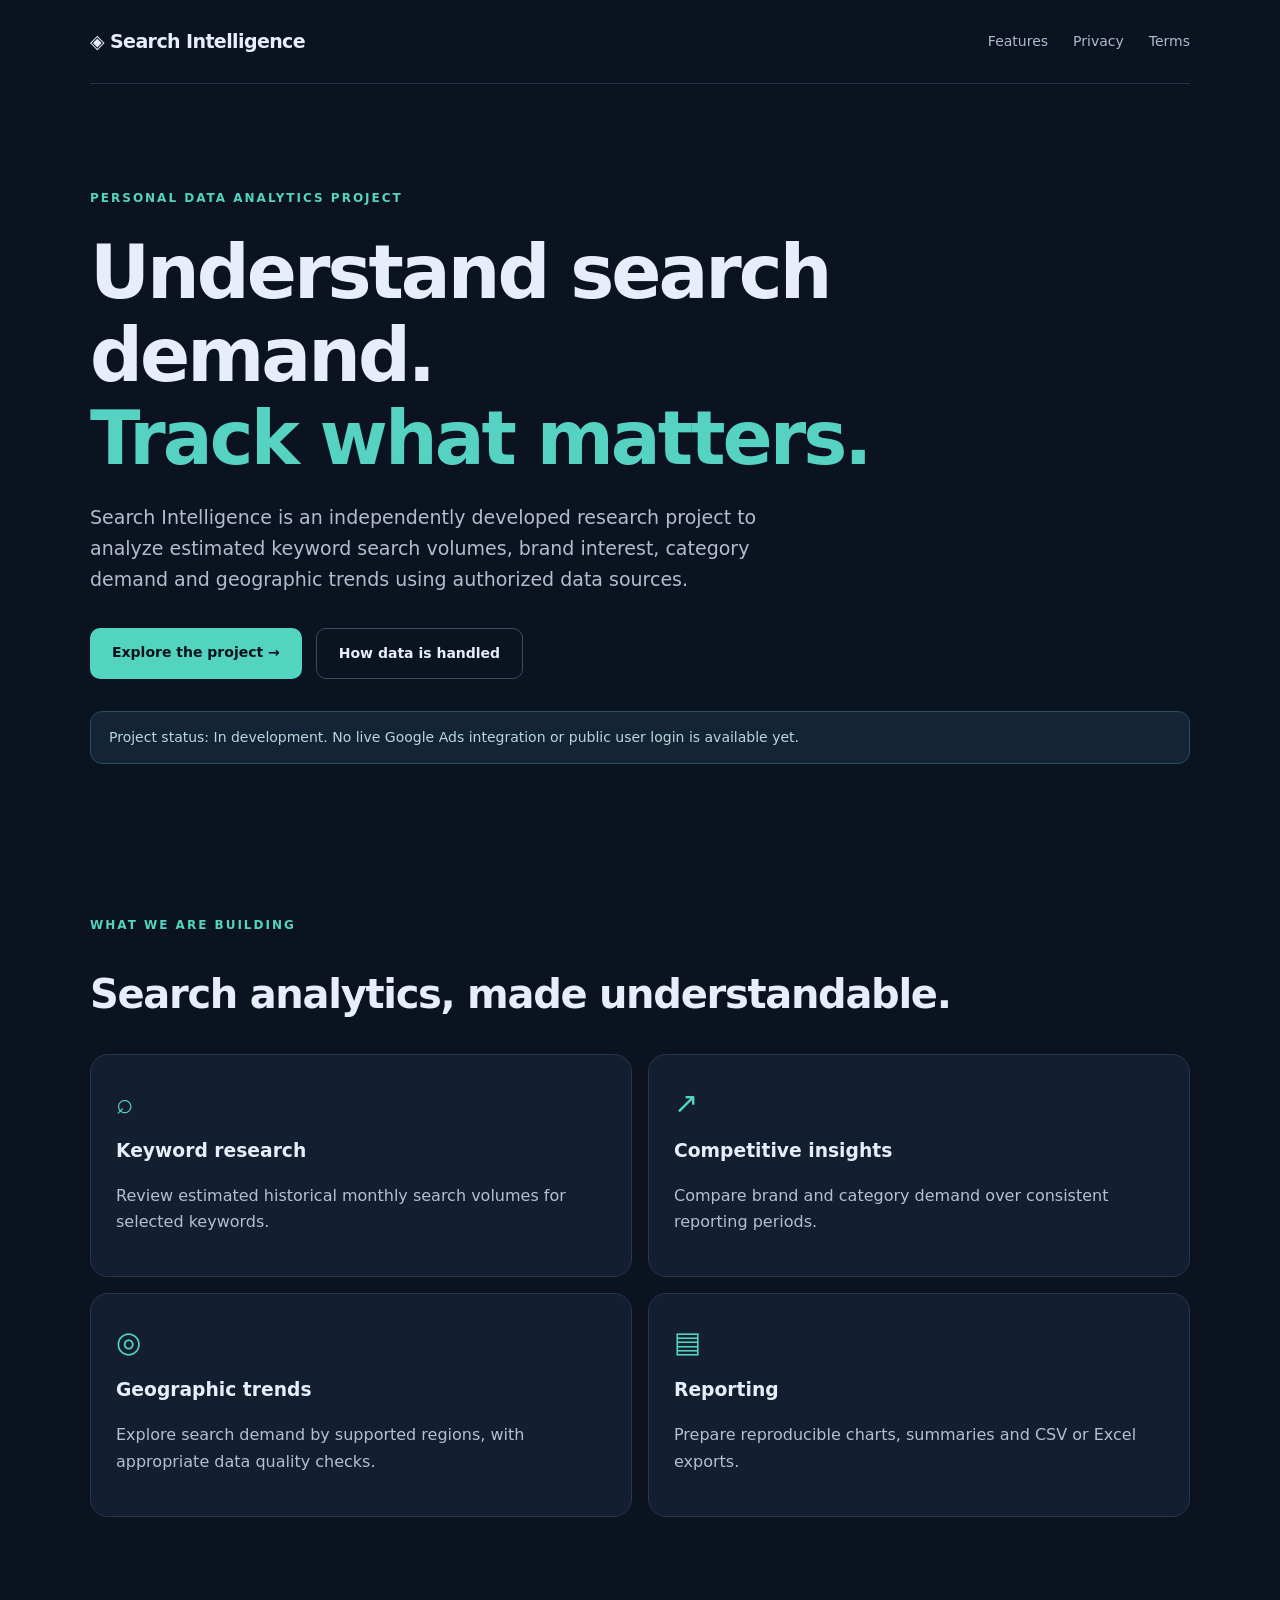
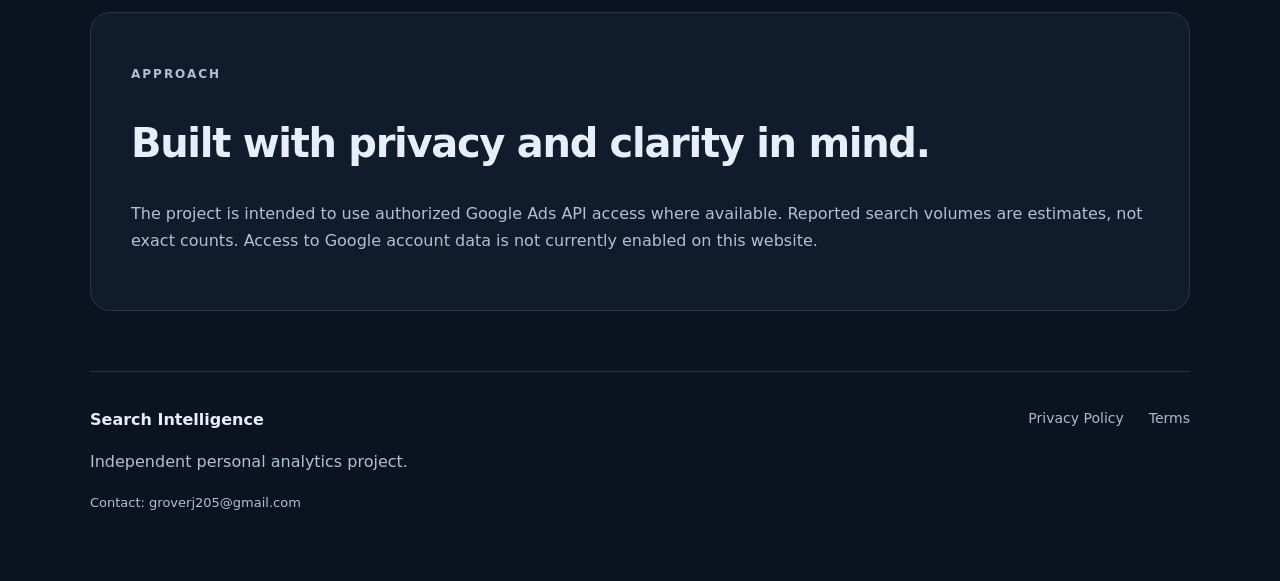
<file: index.html>
<!DOCTYPE html><html lang="en"><head><meta charset="utf-8"><meta name="viewport" content="width=device-width,initial-scale=1"><title>Search Intelligence — Keyword Analytics</title><meta name="description" content="A personal project exploring keyword search demand, category trends and competitive insights."><link rel="stylesheet" href="styles.css"></head><body><header class="nav wrap"><a class="brand" href="index.html">◈ Search Intelligence</a><nav><a href="#features">Features</a><a href="privacy.html">Privacy</a><a href="terms.html">Terms</a></nav></header><main><section class="hero wrap"><div class="eyebrow">PERSONAL DATA ANALYTICS PROJECT</div><h1>Understand search demand.<br><span>Track what matters.</span></h1><p class="lead">Search Intelligence is an independently developed research project to analyze estimated keyword search volumes, brand interest, category demand and geographic trends using authorized data sources.</p><div class="actions"><a class="primary" href="#features">Explore the project →</a><a class="secondary" href="privacy.html">How data is handled</a></div><div class="notice">Project status: In development. No live Google Ads integration or public user login is available yet.</div></section><section class="wrap section" id="features"><p class="eyebrow">WHAT WE ARE BUILDING</p><h2>Search analytics, made understandable.</h2><div class="cards"><article class="card"><div class="symbol">⌕</div><h3>Keyword research</h3><p>Review estimated historical monthly search volumes for selected keywords.</p></article><article class="card"><div class="symbol">↗</div><h3>Competitive insights</h3><p>Compare brand and category demand over consistent reporting periods.</p></article><article class="card"><div class="symbol">◎</div><h3>Geographic trends</h3><p>Explore search demand by supported regions, with appropriate data quality checks.</p></article><article class="card"><div class="symbol">▤</div><h3>Reporting</h3><p>Prepare reproducible charts, summaries and CSV or Excel exports.</p></article></div></section><section class="wrap section band"><p class="eyebrow">APPROACH</p><h2>Built with privacy and clarity in mind.</h2><p>The project is intended to use authorized Google Ads API access where available. Reported search volumes are estimates, not exact counts. Access to Google account data is not currently enabled on this website.</p></section></main><footer class="wrap footer"><div><strong>Search Intelligence</strong><p>Independent personal analytics project.</p><p class="small">Contact: <a href="mailto:groverj205@gmail.com">groverj205@gmail.com</a></p></div><div class="links"><a href="privacy.html">Privacy Policy</a><a href="terms.html">Terms</a></div></footer></body></html>
</file>
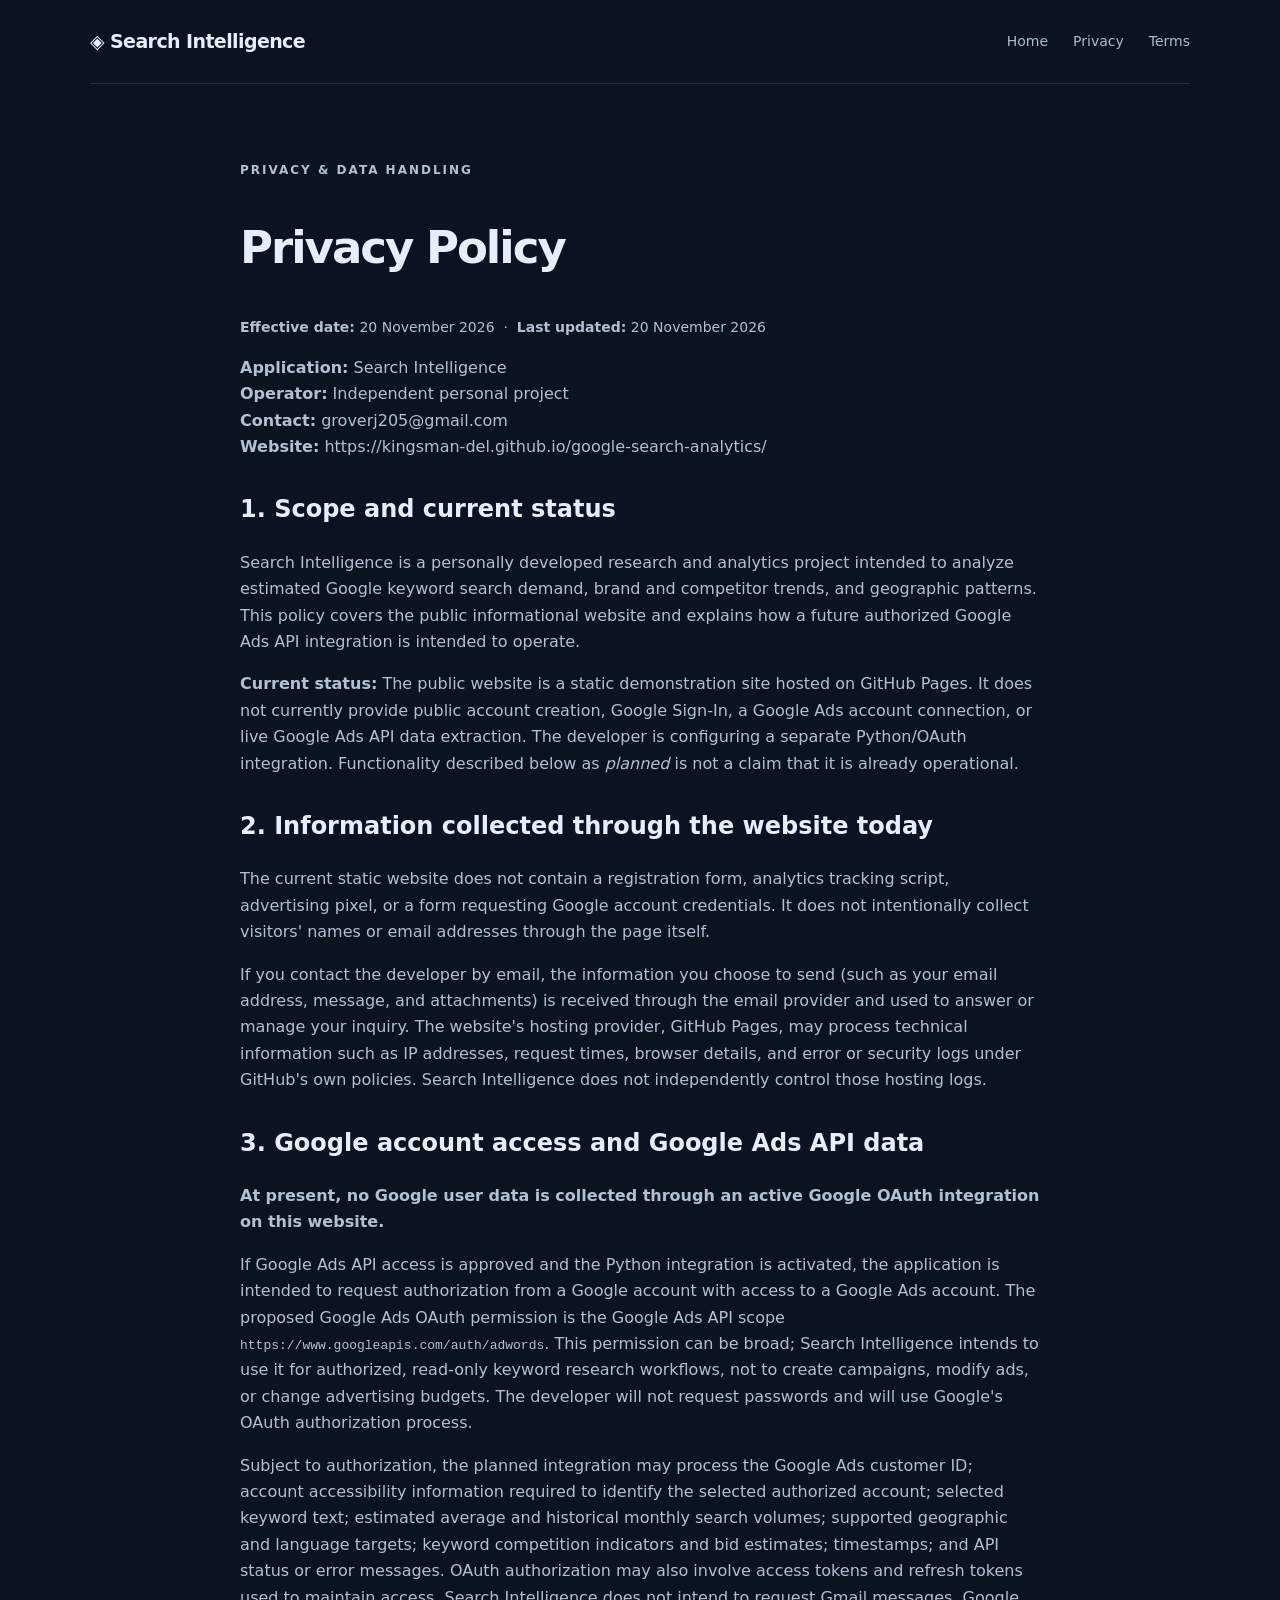
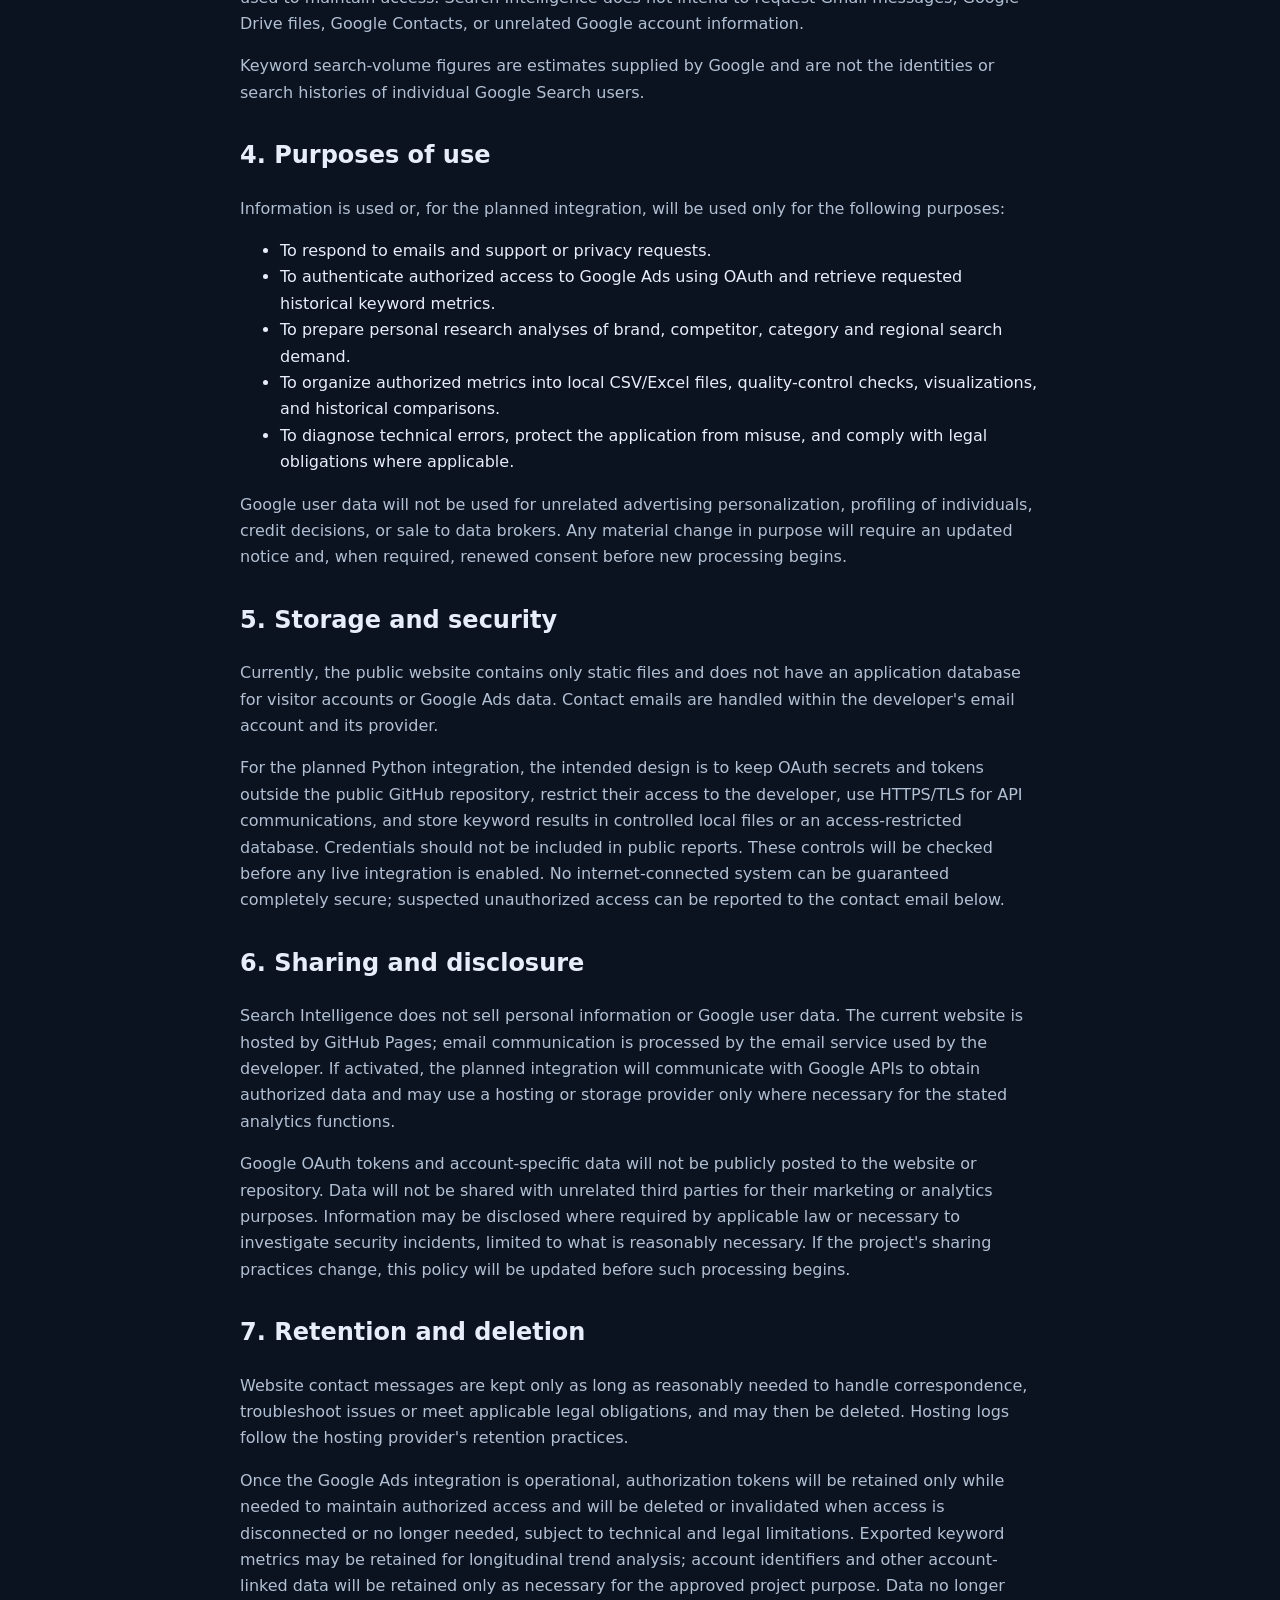
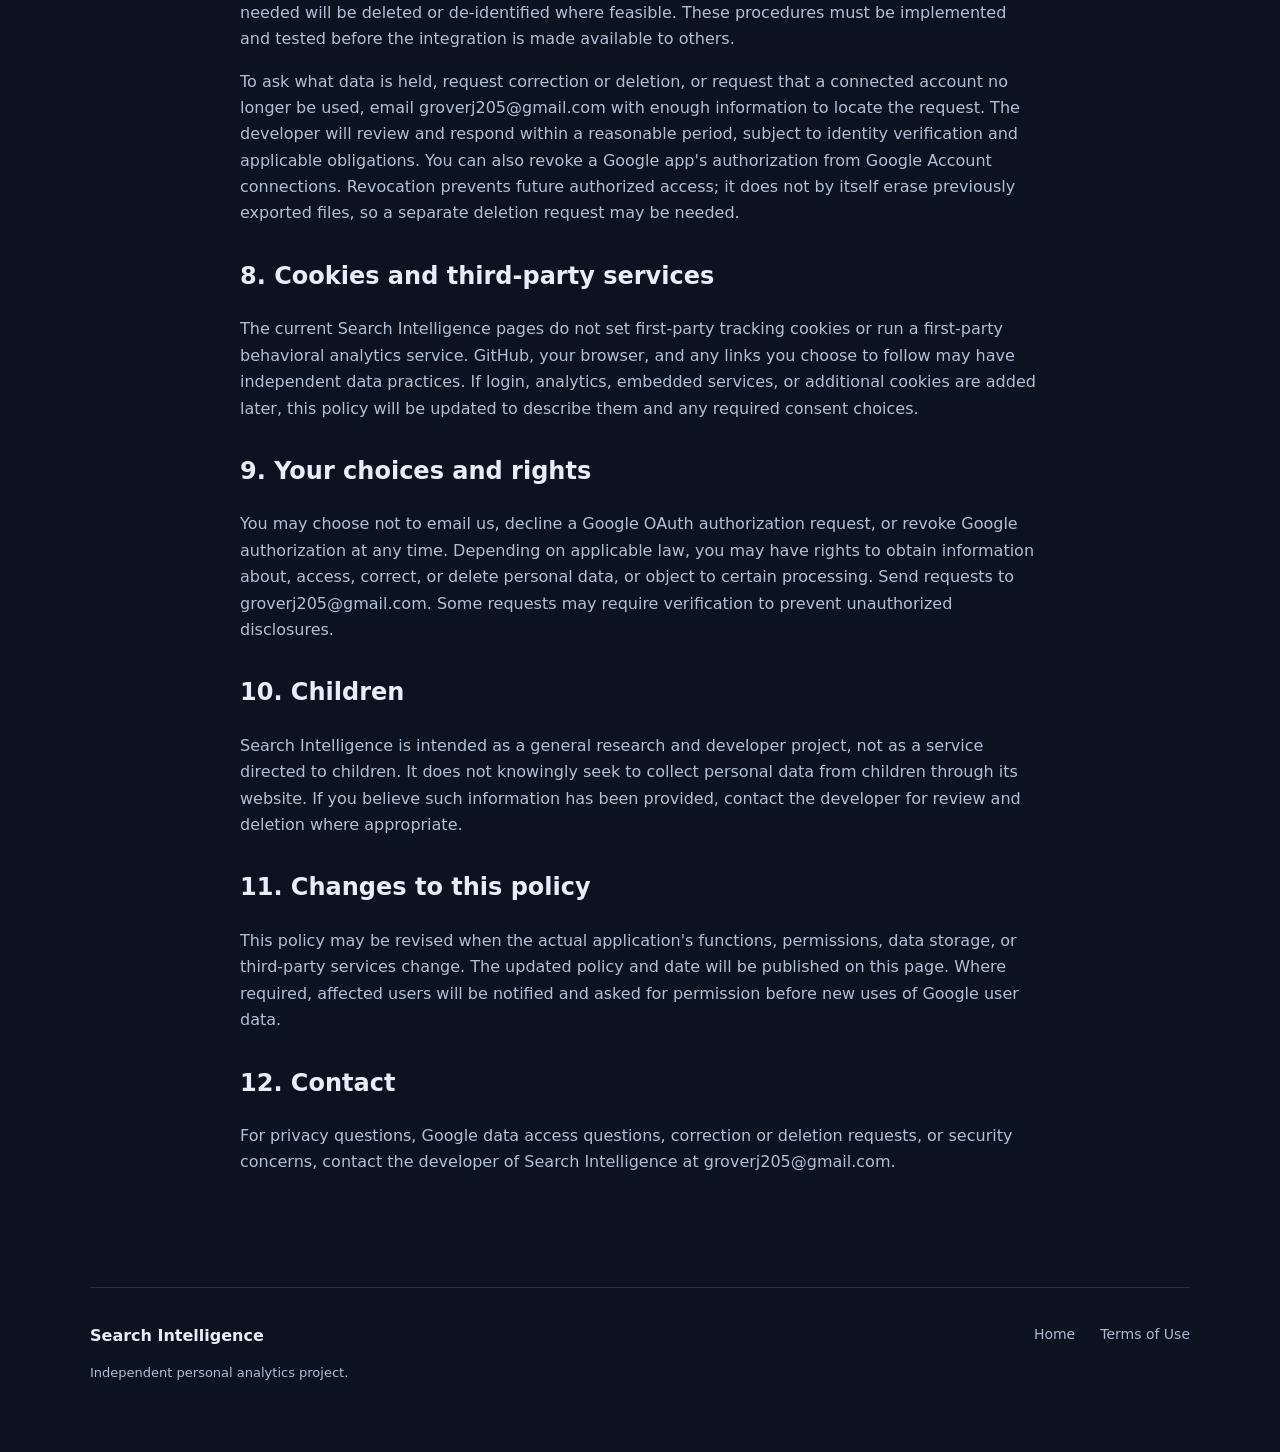
<file: privacy.html>
<!DOCTYPE html>
<html lang="en">
<head>
  <meta charset="utf-8">
  <meta name="viewport" content="width=device-width, initial-scale=1">
  <meta name="description" content="Privacy Policy for Search Intelligence, an independent keyword search analytics project, including current website data handling and proposed Google Ads API use.">
  <title>Privacy Policy — Search Intelligence</title>
  <link rel="stylesheet" href="styles.css">
</head>
<body>
  <header class="nav wrap">
    <a class="brand" href="index.html">◈ Search Intelligence</a>
    <nav><a href="index.html">Home</a><a href="privacy.html" aria-current="page">Privacy</a><a href="terms.html">Terms</a></nav>
  </header>
  <main class="wrap document">
    <p class="eyebrow">PRIVACY &amp; DATA HANDLING</p>
    <h1>Privacy Policy</h1>
    <p class="subtle"><strong>Effective date:</strong> 20 November 2026 &nbsp;·&nbsp; <strong>Last updated:</strong> 20 November 2026</p>
    <p><strong>Application:</strong> Search Intelligence<br><strong>Operator:</strong> Independent personal project<br><strong>Contact:</strong> <a href="mailto:groverj205@gmail.com">groverj205@gmail.com</a><br><strong>Website:</strong> <a href="https://kingsman-del.github.io/google-search-analytics/">https://kingsman-del.github.io/google-search-analytics/</a></p>

    <h2>1. Scope and current status</h2>
    <p>Search Intelligence is a personally developed research and analytics project intended to analyze estimated Google keyword search demand, brand and competitor trends, and geographic patterns. This policy covers the public informational website and explains how a future authorized Google Ads API integration is intended to operate.</p>
    <p><strong>Current status:</strong> The public website is a static demonstration site hosted on GitHub Pages. It does not currently provide public account creation, Google Sign-In, a Google Ads account connection, or live Google Ads API data extraction. The developer is configuring a separate Python/OAuth integration. Functionality described below as <em>planned</em> is not a claim that it is already operational.</p>

    <h2>2. Information collected through the website today</h2>
    <p>The current static website does not contain a registration form, analytics tracking script, advertising pixel, or a form requesting Google account credentials. It does not intentionally collect visitors' names or email addresses through the page itself.</p>
    <p>If you contact the developer by email, the information you choose to send (such as your email address, message, and attachments) is received through the email provider and used to answer or manage your inquiry. The website's hosting provider, GitHub Pages, may process technical information such as IP addresses, request times, browser details, and error or security logs under GitHub's own policies. Search Intelligence does not independently control those hosting logs.</p>

    <h2>3. Google account access and Google Ads API data</h2>
    <p><strong>At present, no Google user data is collected through an active Google OAuth integration on this website.</strong></p>
    <p>If Google Ads API access is approved and the Python integration is activated, the application is intended to request authorization from a Google account with access to a Google Ads account. The proposed Google Ads OAuth permission is the Google Ads API scope <code>https://www.googleapis.com/auth/adwords</code>. This permission can be broad; Search Intelligence intends to use it for authorized, read-only keyword research workflows, not to create campaigns, modify ads, or change advertising budgets. The developer will not request passwords and will use Google's OAuth authorization process.</p>
    <p>Subject to authorization, the planned integration may process the Google Ads customer ID; account accessibility information required to identify the selected authorized account; selected keyword text; estimated average and historical monthly search volumes; supported geographic and language targets; keyword competition indicators and bid estimates; timestamps; and API status or error messages. OAuth authorization may also involve access tokens and refresh tokens used to maintain access. Search Intelligence does not intend to request Gmail messages, Google Drive files, Google Contacts, or unrelated Google account information.</p>
    <p>Keyword search-volume figures are estimates supplied by Google and are not the identities or search histories of individual Google Search users.</p>

    <h2>4. Purposes of use</h2>
    <p>Information is used or, for the planned integration, will be used only for the following purposes:</p>
    <ul>
      <li>To respond to emails and support or privacy requests.</li>
      <li>To authenticate authorized access to Google Ads using OAuth and retrieve requested historical keyword metrics.</li>
      <li>To prepare personal research analyses of brand, competitor, category and regional search demand.</li>
      <li>To organize authorized metrics into local CSV/Excel files, quality-control checks, visualizations, and historical comparisons.</li>
      <li>To diagnose technical errors, protect the application from misuse, and comply with legal obligations where applicable.</li>
    </ul>
    <p>Google user data will not be used for unrelated advertising personalization, profiling of individuals, credit decisions, or sale to data brokers. Any material change in purpose will require an updated notice and, when required, renewed consent before new processing begins.</p>

    <h2>5. Storage and security</h2>
    <p>Currently, the public website contains only static files and does not have an application database for visitor accounts or Google Ads data. Contact emails are handled within the developer's email account and its provider.</p>
    <p>For the planned Python integration, the intended design is to keep OAuth secrets and tokens outside the public GitHub repository, restrict their access to the developer, use HTTPS/TLS for API communications, and store keyword results in controlled local files or an access-restricted database. Credentials should not be included in public reports. These controls will be checked before any live integration is enabled. No internet-connected system can be guaranteed completely secure; suspected unauthorized access can be reported to the contact email below.</p>

    <h2>6. Sharing and disclosure</h2>
    <p>Search Intelligence does not sell personal information or Google user data. The current website is hosted by GitHub Pages; email communication is processed by the email service used by the developer. If activated, the planned integration will communicate with Google APIs to obtain authorized data and may use a hosting or storage provider only where necessary for the stated analytics functions.</p>
    <p>Google OAuth tokens and account-specific data will not be publicly posted to the website or repository. Data will not be shared with unrelated third parties for their marketing or analytics purposes. Information may be disclosed where required by applicable law or necessary to investigate security incidents, limited to what is reasonably necessary. If the project's sharing practices change, this policy will be updated before such processing begins.</p>

    <h2>7. Retention and deletion</h2>
    <p>Website contact messages are kept only as long as reasonably needed to handle correspondence, troubleshoot issues or meet applicable legal obligations, and may then be deleted. Hosting logs follow the hosting provider's retention practices.</p>
    <p>Once the Google Ads integration is operational, authorization tokens will be retained only while needed to maintain authorized access and will be deleted or invalidated when access is disconnected or no longer needed, subject to technical and legal limitations. Exported keyword metrics may be retained for longitudinal trend analysis; account identifiers and other account-linked data will be retained only as necessary for the approved project purpose. Data no longer needed will be deleted or de-identified where feasible. These procedures must be implemented and tested before the integration is made available to others.</p>
    <p>To ask what data is held, request correction or deletion, or request that a connected account no longer be used, email <a href="mailto:groverj205@gmail.com">groverj205@gmail.com</a> with enough information to locate the request. The developer will review and respond within a reasonable period, subject to identity verification and applicable obligations. You can also revoke a Google app's authorization from <a href="https://myaccount.google.com/connections">Google Account connections</a>. Revocation prevents future authorized access; it does not by itself erase previously exported files, so a separate deletion request may be needed.</p>

    <h2>8. Cookies and third-party services</h2>
    <p>The current Search Intelligence pages do not set first-party tracking cookies or run a first-party behavioral analytics service. GitHub, your browser, and any links you choose to follow may have independent data practices. If login, analytics, embedded services, or additional cookies are added later, this policy will be updated to describe them and any required consent choices.</p>

    <h2>9. Your choices and rights</h2>
    <p>You may choose not to email us, decline a Google OAuth authorization request, or revoke Google authorization at any time. Depending on applicable law, you may have rights to obtain information about, access, correct, or delete personal data, or object to certain processing. Send requests to <a href="mailto:groverj205@gmail.com">groverj205@gmail.com</a>. Some requests may require verification to prevent unauthorized disclosures.</p>

    <h2>10. Children</h2>
    <p>Search Intelligence is intended as a general research and developer project, not as a service directed to children. It does not knowingly seek to collect personal data from children through its website. If you believe such information has been provided, contact the developer for review and deletion where appropriate.</p>

    <h2>11. Changes to this policy</h2>
    <p>This policy may be revised when the actual application's functions, permissions, data storage, or third-party services change. The updated policy and date will be published on this page. Where required, affected users will be notified and asked for permission before new uses of Google user data.</p>

    <h2>12. Contact</h2>
    <p>For privacy questions, Google data access questions, correction or deletion requests, or security concerns, contact the developer of Search Intelligence at <a href="mailto:groverj205@gmail.com">groverj205@gmail.com</a>.</p>
  </main>
  <footer class="wrap footer"><div><strong>Search Intelligence</strong><p class="small">Independent personal analytics project.</p></div><div class="links"><a href="index.html">Home</a><a href="terms.html">Terms of Use</a></div></footer>
</body>
</html>
</file>
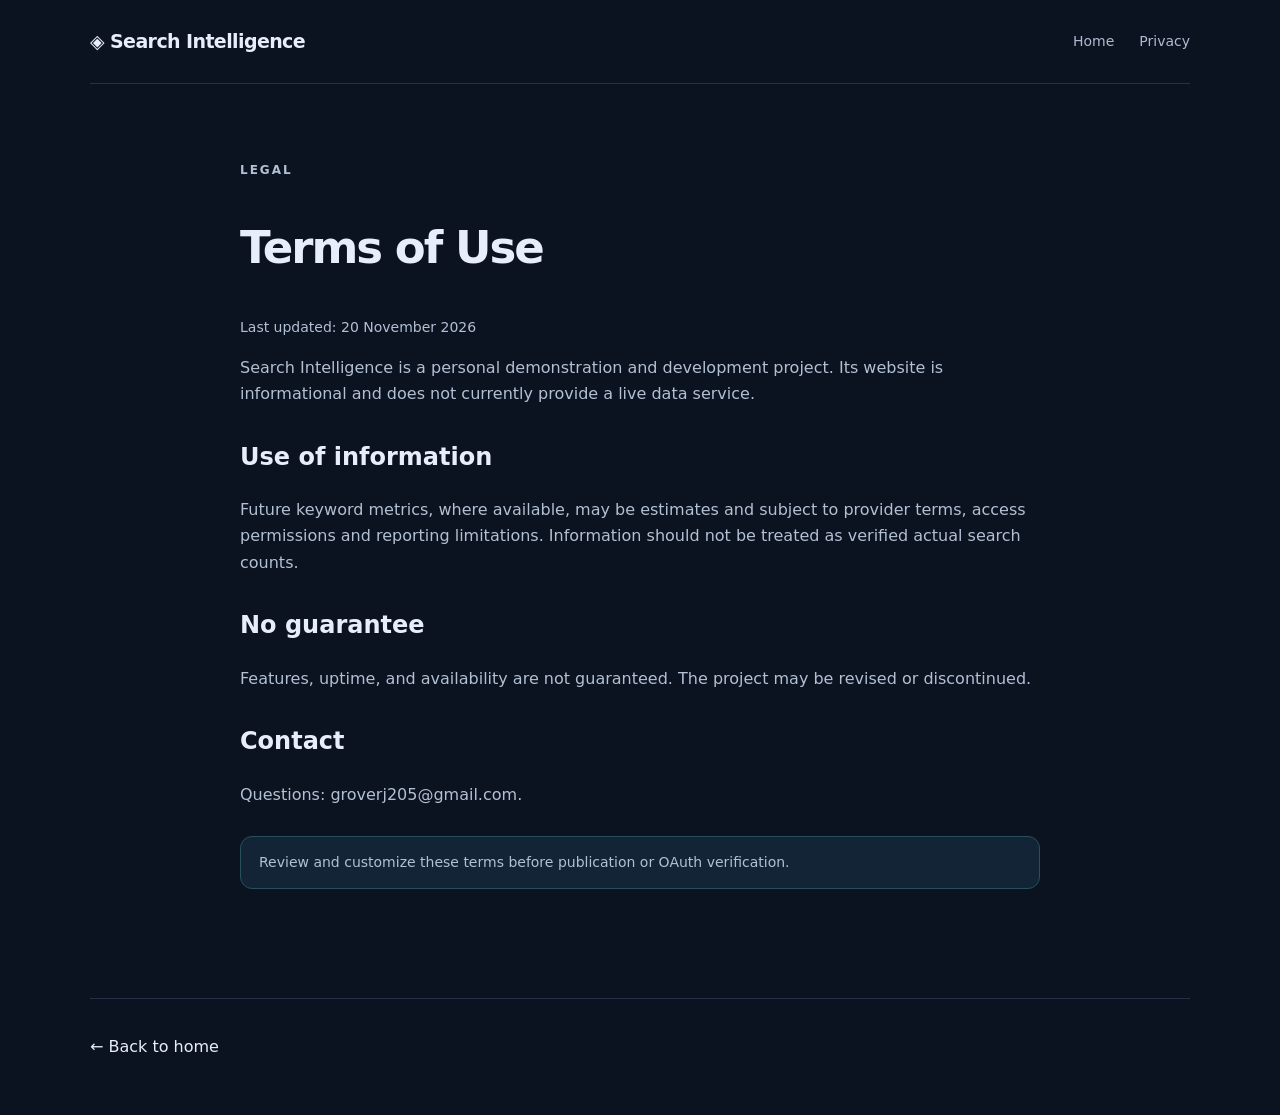
<file: terms.html>
<!DOCTYPE html><html lang="en"><head><meta charset="utf-8"><meta name="viewport" content="width=device-width,initial-scale=1"><title>Terms — Search Intelligence</title><link rel="stylesheet" href="styles.css"></head><body><header class="nav wrap"><a class="brand" href="index.html">◈ Search Intelligence</a><nav><a href="index.html">Home</a><a href="privacy.html">Privacy</a></nav></header><main class="wrap document"><p class="eyebrow">LEGAL</p><h1>Terms of Use</h1><p class="subtle">Last updated: 20 November 2026</p><p>Search Intelligence is a personal demonstration and development project. Its website is informational and does not currently provide a live data service.</p><h2>Use of information</h2><p>Future keyword metrics, where available, may be estimates and subject to provider terms, access permissions and reporting limitations. Information should not be treated as verified actual search counts.</p><h2>No guarantee</h2><p>Features, uptime, and availability are not guaranteed. The project may be revised or discontinued.</p><h2>Contact</h2><p>Questions: <a href="mailto:groverj205@gmail.com">groverj205@gmail.com</a>.</p><p class="notice">Review and customize these terms before publication or OAuth verification.</p></main><footer class="wrap footer"><a href="index.html">← Back to home</a></footer></body></html>
</file>
<file: styles.css>
:root{font-family:Inter,ui-sans-serif,system-ui,-apple-system,Segoe UI,sans-serif;color:#e7eef9;background:#0b1220}*{box-sizing:border-box}body{margin:0;line-height:1.65}a{color:inherit;text-decoration:none}.wrap{width:min(1100px,calc(100% - 44px));margin:auto}.nav{display:flex;justify-content:space-between;align-items:center;padding:26px 0;border-bottom:1px solid #253147}.brand{font-weight:800;font-size:19px;letter-spacing:-.6px}.nav nav,.links{display:flex;gap:25px;font-size:14px;color:#adbad0}.nav a:hover,.links a:hover{color:#64d6c7}.hero{padding:105px 0 95px}.eyebrow{color:#53d4c0;font-size:12px;font-weight:800;letter-spacing:2px}.hero h1{font-size:clamp(40px,6vw,74px);line-height:1.12;letter-spacing:-3px;margin:22px 0}.hero h1 span{color:#56d2c3}.lead{max-width:720px;font-size:19px;color:#b1bed1}.actions{display:flex;gap:14px;flex-wrap:wrap;margin:32px 0}.primary,.secondary{display:inline-block;padding:13px 22px;border-radius:10px;font-weight:700;font-size:14px}.primary{background:#53d4c0;color:#07131c}.secondary{border:1px solid #3d4a60}.notice{background:#132436;border:1px solid #27505a;color:#b8d8da;padding:14px 18px;border-radius:12px;margin-top:28px;font-size:14px}.section{padding:45px 0 95px}.section h2{font-size:clamp(27px,4vw,40px);letter-spacing:-1.3px;line-height:1.25}.cards{display:grid;grid-template-columns:repeat(2,1fr);gap:16px;margin-top:35px}.card{background:#131e30;border:1px solid #27364c;border-radius:18px;padding:25px}.card h3{margin:8px 0}.card p,.band p,.footer p,.document p{color:#b2c0d3}.symbol{font-size:29px;color:#55d4c0}.band{background:#101c2b;border-radius:20px;padding:40px;margin-bottom:60px;border:1px solid #283648}.footer{border-top:1px solid #253147;padding:35px 0 55px;display:flex;justify-content:space-between;gap:20px;flex-wrap:wrap}.small{font-size:13px}.document{max-width:800px;padding-top:65px;padding-bottom:95px}.document h1{font-size:45px;letter-spacing:-2px}.document h2{margin-top:30px}.subtle{font-size:14px}@media(max-width:650px){.cards{grid-template-columns:1fr}.hero{padding:75px 0}.nav{align-items:flex-start;gap:13px;flex-direction:column}.nav nav{gap:18px}.hero h1{letter-spacing:-1.7px}.band{padding:25px}}
</file>
